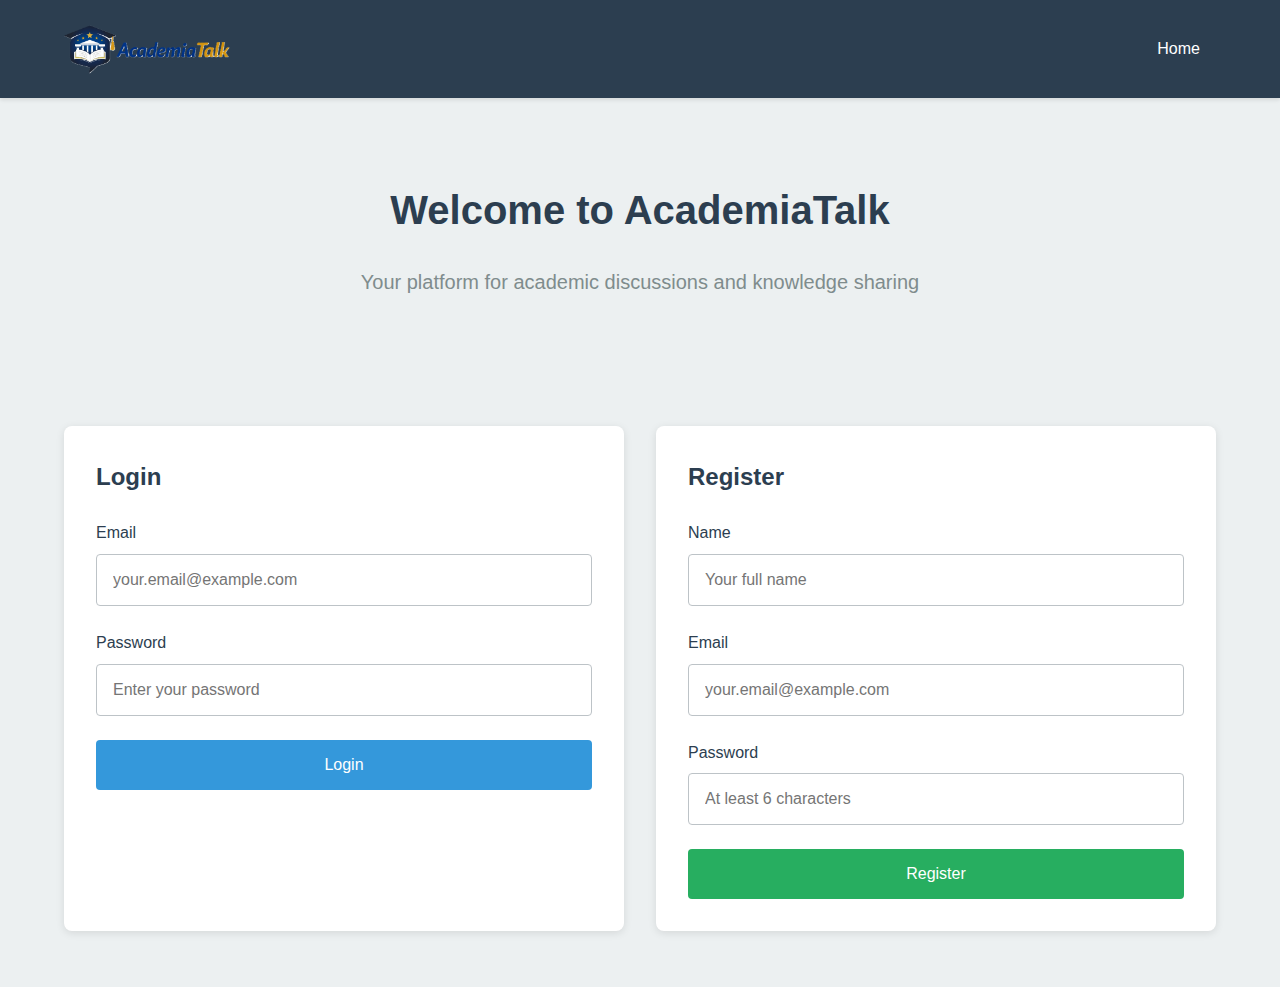
<file: index.html>
<!DOCTYPE html>
<html lang="es">
<head>
    <meta charset="UTF-8">
    <meta name="viewport" content="width=device-width, initial-scale=1.0">
    <title>AcademiaTalk - Academic Forum Platform</title>
    <meta name="description" content="Connect with fellow students and share academic discussions">
    <link rel="icon" type="image/png" href="img/icono.png">
    <link rel="stylesheet" href="css/styles.css">
</head>
<body>
    <!-- Header Section -->
    <header>
        <div class="header-container">
            <div class="logo">
                <a href="index.html">
                    <img src="img/logo.png" alt="AcademiaTalk Logo" class="logo-img">
                </a>
            </div>
            <nav>
                <ul>
                    <li><a href="index.html">Home</a></li>
                </ul>
            </nav>
        </div>
    </header>

    <!-- Main Content -->
    <main class="container">
        <!-- Hero Section -->
        <section class="hero">
            <h1>Welcome to AcademiaTalk</h1>
            <p>Your platform for academic discussions and knowledge sharing</p>
        </section>

        <!-- Alert Messages -->
        <div id="message" class="message"></div>

        <!-- Authentication Forms -->
        <section class="auth-forms">
            <!-- Login Form -->
            <div class="card">
                <h2 class="mb-2">Login</h2>
                <form id="loginForm">
                    <div class="form-group">
                        <label for="loginEmail">Email</label>
                        <input 
                            type="email" 
                            id="loginEmail" 
                            name="email" 
                            placeholder="your.email@example.com"
                            required
                        >
                    </div>
                    <div class="form-group">
                        <label for="loginPassword">Password</label>
                        <input 
                            type="password" 
                            id="loginPassword" 
                            name="password" 
                            placeholder="Enter your password"
                            required
                        >
                    </div>
                    <button type="submit" class="btn btn-primary btn-block">Login</button>
                </form>
            </div>

            <!-- Register Form -->
            <div class="card">
                <h2 class="mb-2">Register</h2>
                <form id="registerForm">
                    <div class="form-group">
                        <label for="registerName">Name</label>
                        <input 
                            type="text" 
                            id="registerName" 
                            name="name" 
                            placeholder="Your full name"
                            minlength="3"
                            maxlength="100"
                            required
                        >
                    </div>
                    <div class="form-group">
                        <label for="registerEmail">Email</label>
                        <input 
                            type="email" 
                            id="registerEmail" 
                            name="email" 
                            placeholder="your.email@example.com"
                            maxlength="100"
                            required
                        >
                    </div>
                    <div class="form-group">
                        <label for="registerPassword">Password</label>
                        <input 
                            type="password" 
                            id="registerPassword" 
                            name="password" 
                            placeholder="At least 6 characters"
                            minlength="6"
                            required
                        >
                    </div>
                    <button type="submit" class="btn btn-success btn-block">Register</button>
                </form>
            </div>
        </section>

        <!-- Loading Spinner -->
        <div id="loading" class="loading">
            <div class="spinner"></div>
            <p>Processing...</p>
        </div>
    </main>

    <!-- JavaScript -->
    <script src="js/config.js"></script>
    <script src="js/auth.js"></script>
</body>
</html>
</file>
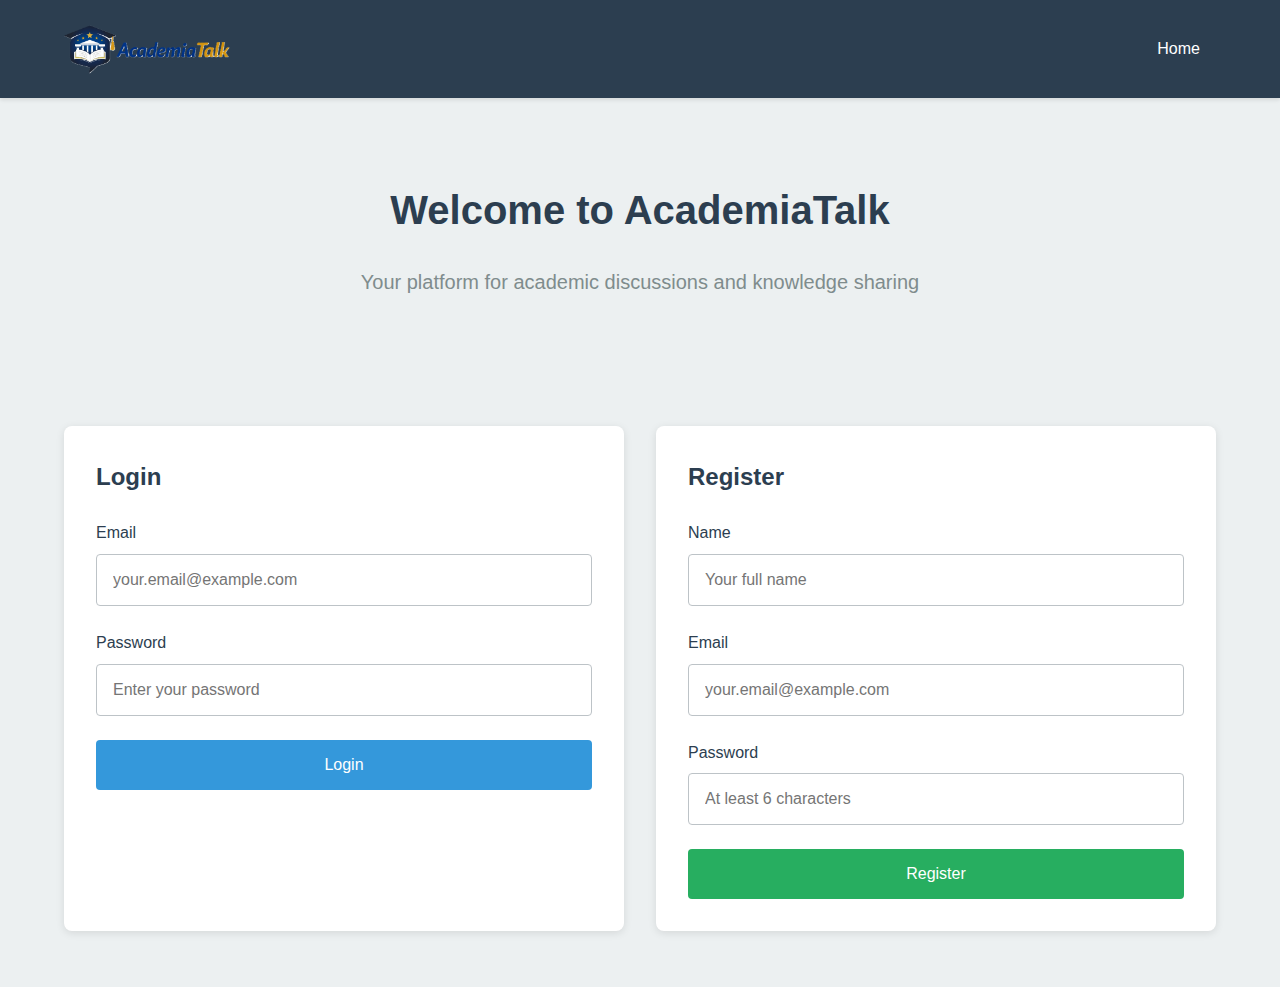
<file: forum.html>
<!DOCTYPE html>
<html lang="es">
<head>
    <meta charset="UTF-8">
    <meta name="viewport" content="width=device-width, initial-scale=1.0">
    <title>Forum - AcademiaTalk</title>
    <meta name="description" content="Share and discuss academic topics">
    <link rel="icon" type="image/png" href="img/icono.png">
    <link rel="stylesheet" href="css/styles.css">
</head>
<body>
    <!-- Header Section -->
    <header>
        <div class="header-container">
            <div class="logo">
                <a href="index.html">
                    <img src="img/logo.png" alt="AcademiaTalk Logo" class="logo-img">
                </a>
            </div>
            <nav>
                <ul>
                    <li><a href="forum.html">Forum</a></li>
                    <li><a href="profile.html">Profile</a></li>
                    <li><span id="userName" class="user-name"></span></li>
                    <li><a href="#" id="logoutBtn" class="btn-logout">Logout</a></li>
                </ul>
            </nav>
        </div>
    </header>

    <!-- Main Content -->
    <main class="container">
        <h1 class="mb-2">Academic Forum</h1>

        <!-- Alert Messages -->
        <div id="message" class="message"></div>

        <!-- Create Post Section -->
        <section class="card mb-3">
            <h2 class="mb-2">Create New Post</h2>
            <form id="createPostForm">
                <div class="form-group">
                    <label for="postTitle">Title</label>
                    <input 
                        type="text" 
                        id="postTitle" 
                        name="title" 
                        placeholder="Enter post title (5-200 characters)"
                        minlength="5"
                        maxlength="200"
                        required
                    >
                    <small class="text-muted">Character count: <span id="titleCount">0</span>/200</small>
                </div>
                <div class="form-group">
                    <label for="postContent">Content</label>
                    <textarea 
                        id="postContent" 
                        name="content" 
                        placeholder="Share your thoughts... (10-5000 characters)"
                        minlength="10"
                        maxlength="5000"
                        required
                    ></textarea>
                    <small class="text-muted">Character count: <span id="contentCount">0</span>/5000</small>
                </div>
                <button type="submit" class="btn btn-primary">Publish Post</button>
            </form>
        </section>

        <!-- Loading Spinner -->
        <div id="loading" class="loading">
            <div class="spinner"></div>
            <p>Loading posts...</p>
        </div>

        <!-- Posts List Section -->
        <section>
            <h2 class="mb-2">Recent Posts</h2>
            <div id="postsContainer">
                <!-- Posts will be loaded here dynamically -->
            </div>
        </section>
    </main>

    <!-- JavaScript -->
    <script src="js/config.js"></script>
    <script src="js/forum.js"></script>
</body>
</html>
</file>
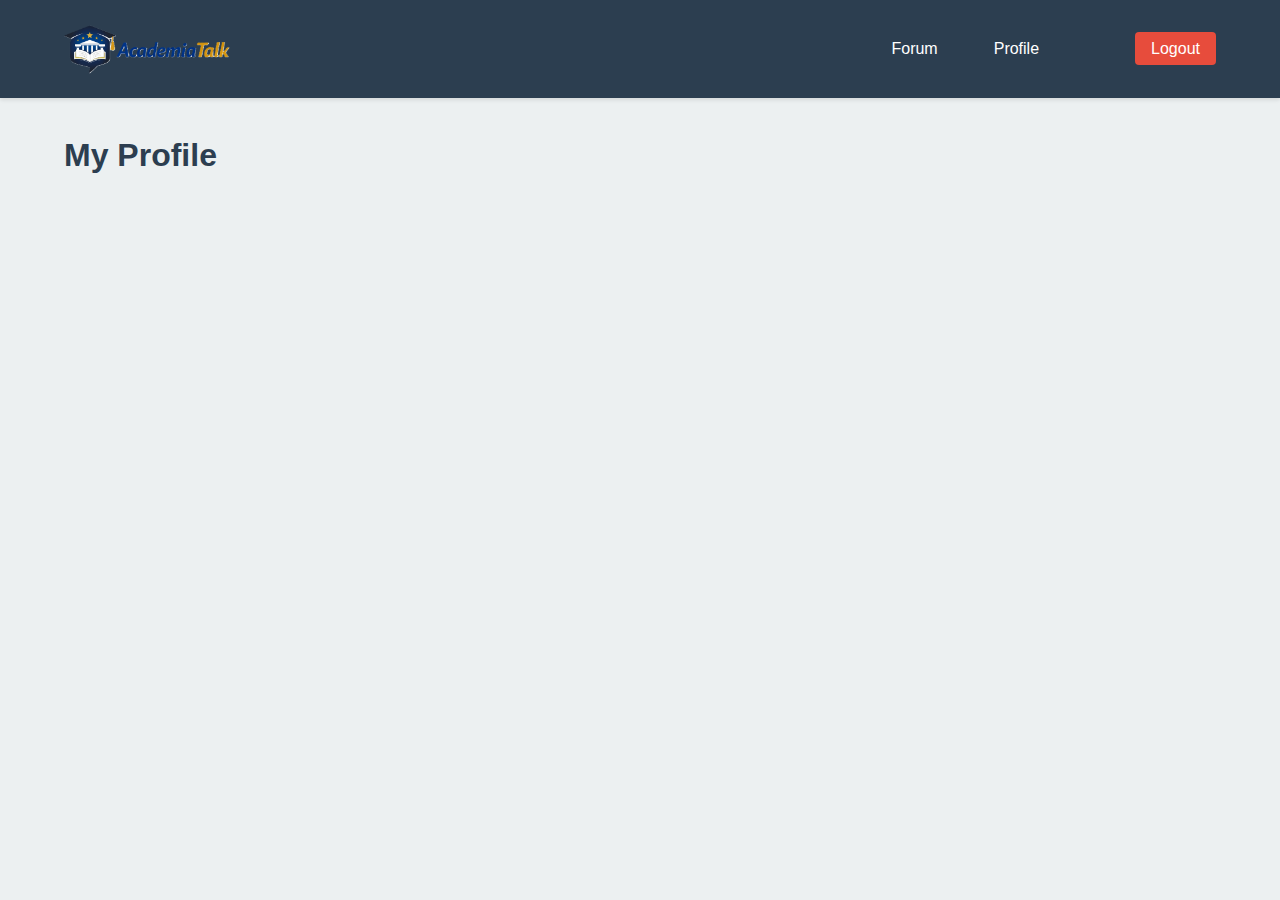
<file: profile.html>
<!DOCTYPE html>
<html lang="es">
<head>
    <meta charset="UTF-8">
    <meta name="viewport" content="width=device-width, initial-scale=1.0">
    <title>Profile - AcademiaTalk</title>
    <meta name="description" content="View your profile information">
    <link rel="icon" type="image/png" href="img/icono.png">
    <link rel="stylesheet" href="css/styles.css">
</head>
<body>
    <!-- Header Section -->
    <header>
        <div class="header-container">
            <div class="logo">
                <a href="index.html">
                    <img src="img/logo.png" alt="AcademiaTalk Logo" class="logo-img">
                </a>
            </div>
            <nav>
                <ul>
                    <li><a href="forum.html">Forum</a></li>
                    <li><a href="profile.html">Profile</a></li>
                    <li><span id="userName" class="user-name"></span></li>
                    <li><a href="#" id="logoutBtn" class="btn-logout">Logout</a></li>
                </ul>
            </nav>
        </div>
    </header>

    <!-- Main Content -->
    <main class="container">
        <h1 class="mb-2">My Profile</h1>

        <!-- Alert Messages -->
        <div id="message" class="message"></div>

        <!-- Loading Spinner -->
        <div id="loading" class="loading">
            <div class="spinner"></div>
            <p>Loading profile...</p>
        </div>

        <!-- Profile Information -->
        <section class="card" id="profileCard" style="display: none;">
            <h2 class="mb-2">Account Information</h2>
            <div class="profile-info">
                <div class="info-item">
                    <div class="info-label">Name</div>
                    <div class="info-value" id="profileName">-</div>
                </div>
                <div class="info-item">
                    <div class="info-label">Email</div>
                    <div class="info-value" id="profileEmail">-</div>
                </div>
                <div class="info-item">
                    <div class="info-label">User ID</div>
                    <div class="info-value" id="profileUserId">-</div>
                </div>
                <div class="info-item">
                    <div class="info-label">Member Since</div>
                    <div class="info-value" id="profileCreatedAt">-</div>
                </div>
            </div>
        </section>
    </main>

    <!-- JavaScript -->
    <script src="js/config.js"></script>
    <script src="js/profile.js"></script>
</body>
</html>
</file>
<file: css/styles.css>
/**
 * AcademiaTalk - Main Stylesheet
 * 
 * Clean and functional design for the academic forum platform.
 * Responsive layout that works on desktop and mobile devices.
 */

/* ====================================
   GLOBAL STYLES
   ==================================== */

* {
    margin: 0;
    padding: 0;
    box-sizing: border-box;
}

:root {
    /* Color Palette */
    --primary-color: #2c3e50;
    --secondary-color: #3498db;
    --accent-color: #e74c3c;
    --success-color: #27ae60;
    --warning-color: #f39c12;
    --light-bg: #ecf0f1;
    --dark-text: #2c3e50;
    --light-text: #7f8c8d;
    --white: #ffffff;
    --border-color: #bdc3c7;
    
    /* Spacing */
    --spacing-xs: 0.5rem;
    --spacing-sm: 1rem;
    --spacing-md: 1.5rem;
    --spacing-lg: 2rem;
    --spacing-xl: 3rem;
    
    /* Typography */
    --font-primary: 'Segoe UI', Tahoma, Geneva, Verdana, sans-serif;
    --font-size-base: 16px;
    --font-size-sm: 0.875rem;
    --font-size-lg: 1.25rem;
    --font-size-xl: 1.75rem;
    
    /* Border Radius */
    --radius-sm: 4px;
    --radius-md: 8px;
    --radius-lg: 12px;
}

body {
    font-family: var(--font-primary);
    font-size: var(--font-size-base);
    line-height: 1.6;
    color: var(--dark-text);
    background-color: var(--light-bg);
}

/* ====================================
   HEADER / NAVIGATION
   ==================================== */

header {
    background-color: var(--primary-color);
    color: var(--white);
    padding: var(--spacing-md) 0;
    box-shadow: 0 2px 4px rgba(0, 0, 0, 0.1);
}

.header-container {
    max-width: 1200px;
    margin: 0 auto;
    padding: 0 var(--spacing-md);
    display: flex;
    justify-content: space-between;
    align-items: center;
}

.logo {
    display: flex;
    align-items: center;
}

.logo a {
    display: flex;
    align-items: center;
}

.logo-img {
    height: 50px;
    width: auto;
}

nav ul {
    list-style: none;
    display: flex;
    gap: var(--spacing-md);
}

nav a {
    color: var(--white);
    text-decoration: none;
    padding: var(--spacing-xs) var(--spacing-sm);
    border-radius: var(--radius-sm);
    transition: background-color 0.3s ease;
}

nav a:hover {
    background-color: rgba(255, 255, 255, 0.1);
}

.btn-logout {
    background-color: var(--accent-color);
    cursor: pointer;
    border: none;
    font-size: var(--font-size-base);
}

.user-name {
    color: var(--secondary-color);
    font-weight: 500;
    padding: var(--spacing-xs) var(--spacing-sm);
}

/* ====================================
   MAIN CONTAINER
   ==================================== */

.container {
    max-width: 1200px;
    margin: var(--spacing-lg) auto;
    padding: 0 var(--spacing-md);
}

.card {
    background-color: var(--white);
    border-radius: var(--radius-md);
    padding: var(--spacing-lg);
    box-shadow: 0 2px 8px rgba(0, 0, 0, 0.1);
    margin-bottom: var(--spacing-md);
}

/* ====================================
   FORMS
   ==================================== */

.form-group {
    margin-bottom: var(--spacing-md);
}

label {
    display: block;
    margin-bottom: var(--spacing-xs);
    font-weight: 500;
    color: var(--dark-text);
}

input[type="text"],
input[type="email"],
input[type="password"],
textarea {
    width: 100%;
    padding: var(--spacing-sm);
    border: 1px solid var(--border-color);
    border-radius: var(--radius-sm);
    font-size: var(--font-size-base);
    font-family: var(--font-primary);
    transition: border-color 0.3s ease;
}

input:focus,
textarea:focus {
    outline: none;
    border-color: var(--secondary-color);
}

textarea {
    resize: vertical;
    min-height: 120px;
}

/* ====================================
   BUTTONS
   ==================================== */

.btn {
    display: inline-block;
    padding: var(--spacing-sm) var(--spacing-lg);
    background-color: var(--secondary-color);
    color: var(--white);
    border: none;
    border-radius: var(--radius-sm);
    font-size: var(--font-size-base);
    font-weight: 500;
    cursor: pointer;
    text-decoration: none;
    text-align: center;
    transition: background-color 0.3s ease, transform 0.1s ease;
}

.btn:hover {
    background-color: #2980b9;
    transform: translateY(-1px);
}

.btn:active {
    transform: translateY(0);
}

.btn-primary {
    background-color: var(--secondary-color);
}

.btn-success {
    background-color: var(--success-color);
}

.btn-danger {
    background-color: var(--accent-color);
}

.btn-block {
    width: 100%;
}

/* ====================================
   MESSAGES / ALERTS
   ==================================== */

.message {
    padding: var(--spacing-sm) var(--spacing-md);
    border-radius: var(--radius-sm);
    margin-bottom: var(--spacing-md);
    display: none;
}

.message.show {
    display: block;
}

.message-success {
    background-color: #d4edda;
    color: #155724;
    border: 1px solid #c3e6cb;
}

.message-error {
    background-color: #f8d7da;
    color: #721c24;
    border: 1px solid #f5c6cb;
}

.message-info {
    background-color: #d1ecf1;
    color: #0c5460;
    border: 1px solid #bee5eb;
}

/* ====================================
   POSTS / FORUM
   ==================================== */

.post {
    background-color: var(--white);
    border: 1px solid var(--border-color);
    border-radius: var(--radius-md);
    padding: var(--spacing-md);
    margin-bottom: var(--spacing-md);
    transition: box-shadow 0.3s ease;
}

.post:hover {
    box-shadow: 0 4px 12px rgba(0, 0, 0, 0.1);
}

.post-header {
    display: flex;
    justify-content: space-between;
    align-items: flex-start;
    margin-bottom: var(--spacing-sm);
}

.post-title {
    font-size: var(--font-size-lg);
    font-weight: 600;
    color: var(--primary-color);
    margin-bottom: var(--spacing-xs);
}

.post-meta {
    font-size: var(--font-size-sm);
    color: var(--light-text);
}

.post-author {
    font-weight: 500;
    color: var(--secondary-color);
}

.post-date {
    margin-left: var(--spacing-xs);
}

.post-content {
    margin-top: var(--spacing-sm);
    line-height: 1.7;
    color: var(--dark-text);
    white-space: pre-wrap;
    word-wrap: break-word;
}

.no-posts {
    text-align: center;
    padding: var(--spacing-xl);
    color: var(--light-text);
    font-style: italic;
}

/* ====================================
   PROFILE PAGE
   ==================================== */

.profile-info {
    display: grid;
    grid-template-columns: 1fr 1fr;
    gap: var(--spacing-md);
}

.info-item {
    padding: var(--spacing-sm);
    background-color: var(--light-bg);
    border-radius: var(--radius-sm);
}

.info-label {
    font-size: var(--font-size-sm);
    color: var(--light-text);
    margin-bottom: var(--spacing-xs);
}

.info-value {
    font-size: var(--font-size-base);
    font-weight: 500;
    color: var(--dark-text);
}

/* ====================================
   LANDING PAGE
   ==================================== */

.hero {
    text-align: center;
    padding: var(--spacing-xl) 0;
}

.hero h1 {
    font-size: 2.5rem;
    margin-bottom: var(--spacing-md);
    color: var(--primary-color);
}

.hero p {
    font-size: var(--font-size-lg);
    color: var(--light-text);
    margin-bottom: var(--spacing-lg);
}

.auth-forms {
    display: grid;
    grid-template-columns: 1fr 1fr;
    gap: var(--spacing-lg);
    margin-top: var(--spacing-xl);
}

/* ====================================
   LOADING SPINNER
   ==================================== */

.loading {
    display: none;
    text-align: center;
    padding: var(--spacing-lg);
}

.loading.show {
    display: block;
}

.spinner {
    border: 4px solid var(--light-bg);
    border-top: 4px solid var(--secondary-color);
    border-radius: 50%;
    width: 40px;
    height: 40px;
    animation: spin 1s linear infinite;
    margin: 0 auto;
}

@keyframes spin {
    0% { transform: rotate(0deg); }
    100% { transform: rotate(360deg); }
}

/* ====================================
   RESPONSIVE DESIGN
   ==================================== */

@media (max-width: 768px) {
    .header-container {
        flex-direction: column;
        gap: var(--spacing-sm);
    }
    
    nav ul {
        flex-direction: column;
        text-align: center;
        width: 100%;
    }
    
    .auth-forms {
        grid-template-columns: 1fr;
    }
    
    .profile-info {
        grid-template-columns: 1fr;
    }
    
    .hero h1 {
        font-size: 2rem;
    }
}

/* ====================================
   UTILITY CLASSES
   ==================================== */

.text-center {
    text-align: center;
}

.mt-1 { margin-top: var(--spacing-sm); }
.mt-2 { margin-top: var(--spacing-md); }
.mt-3 { margin-top: var(--spacing-lg); }

.mb-1 { margin-bottom: var(--spacing-sm); }
.mb-2 { margin-bottom: var(--spacing-md); }
.mb-3 { margin-bottom: var(--spacing-lg); }

.hidden {
    display: none !important;
}
</file>
